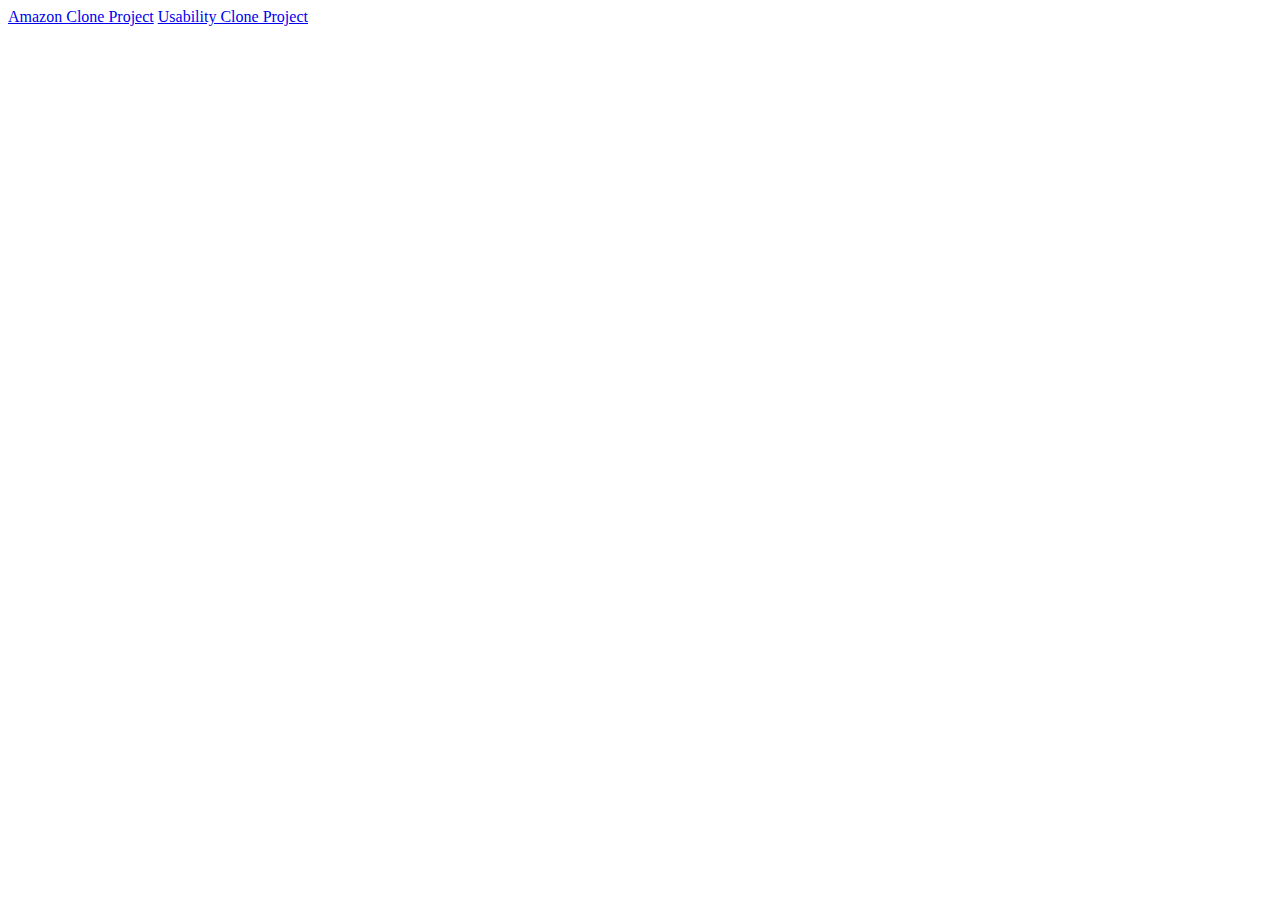
<file: index.html>
<!DOCTYPE html>
<html lang="en">
  <head>
    <meta charset="UTF-8" />
    <meta name="viewport" content="width=device-width, initial-scale=1.0" />
    <title>Web Projects</title>
  </head>
  <body>
    <a href="Amazon Clone/index.html">Amazon Clone Project</a>

    <a href="UsabilityHub Clone/index.html">Usability Clone Project</a>
  </body>
</html>
</file>
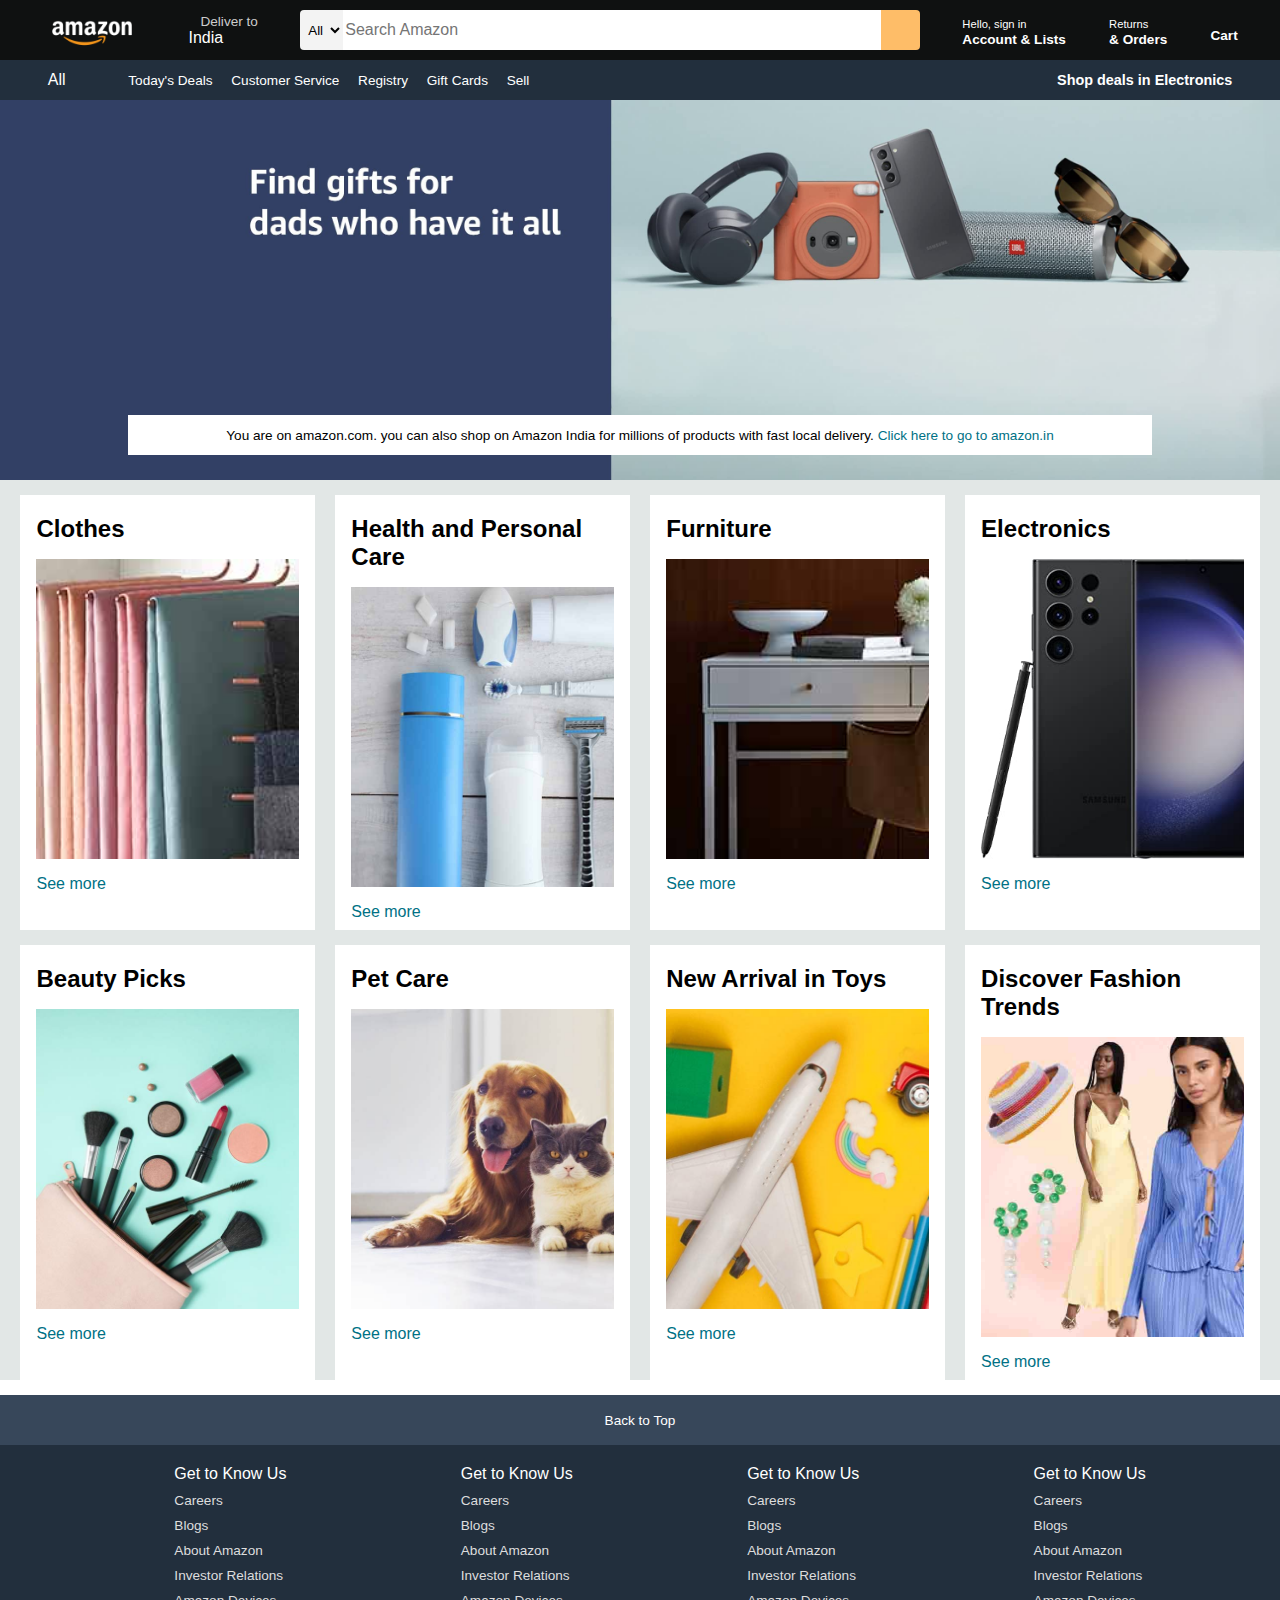
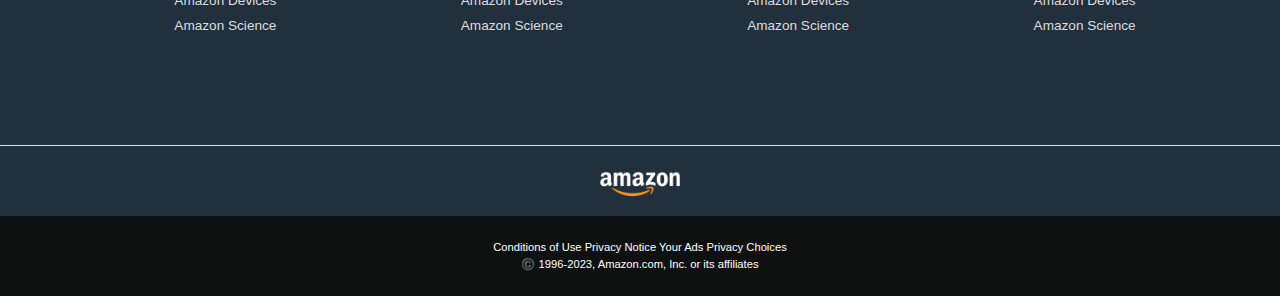
<file: Amazon Clone/index.html>
<!DOCTYPE html>
<html lang="en">
  <head>
    <meta charset="UTF-8" />
    <meta name="viewport" content="width=device-width, initial-scale=1.0" />
    <title>Amazon</title>
    <link
      rel="stylesheet"
      href="https://cdnjs.cloudflare.com/ajax/libs/font-awesome/6.5.1/css/all.min.css"
      integrity="sha512-DTOQO9RWCH3ppGqcWaEA1BIZOC6xxalwEsw9c2QQeAIftl+Vegovlnee1c9QX4TctnWMn13TZye+giMm8e2LwA=="
      crossorigin="anonymous"
      referrerpolicy="no-referrer"
    />
    <link rel="stylesheet" href="style.css" />
  </head>
  <body>
    <header>
      <div class="navbar">
        <div class="nav-logo border">
          <div class="logo"></div>
        </div>

        <div class="nav-address border">
          <p class="add-first">Deliver to</p>
          <div class="add-icon">
            <i class="fa-solid fa-location-dot"></i>
            <p class="add-second">India</p>
          </div>
        </div>

        <div class="nav-search">
          <select class="search-select">
            <option>All</option>
          </select>
          <input placeholder="Search Amazon" class="search-input" />
          <div class="search-icon">
            <i class="fa-solid fa-magnifying-glass"></i>
          </div>
        </div>

        <div class="nav-signin border">
          <p><span>Hello, sign in</span></p>
          <p class="nav-second">Account & Lists</p>
        </div>

        <div class="nav-return border">
          <p><span>Returns</span></p>
          <p class="nav-second">& Orders</p>
        </div>

        <div class="nav-cart border">
          <i class="fa-solid fa-cart-shopping"></i>
          Cart
        </div>
      </div>
      <div class="panel">
        <div class="panel-all"><i class="fa-solid fa-bars"></i> All</div>
        <div class="panel-ops">
          <p>Today's Deals</p>
          <p>Customer Service</p>
          <p>Registry</p>
          <p>Gift Cards</p>
          <p>Sell</p>
        </div>
        <div class="panel-deals">Shop deals in Electronics</div>
      </div>
    </header>

    <div class="hero-section">
      <div class="hero-msg">
        <p>
          You are on amazon.com. you can also shop on Amazon India for millions
          of products with fast local delivery.<a>
            Click here to go to amazon.in</a
          >
        </p>
      </div>
    </div>

    <div class="shop-section">
      <div class="box">
        <div class="box-content">
          <h2>Clothes</h2>
          <div
            class="box-img"
            style="background-image: url('box1_image.jpg')"
          ></div>
          <p>See more</p>
        </div>
      </div>
      <div class="box">
        <div class="box-content">
          <h2>Health and Personal Care</h2>
          <div
            class="box-img"
            style="background-image: url('box2_image.jpg')"
          ></div>
          <p>See more</p>
        </div>
      </div>
      <div class="box">
        <div class="box-content">
          <h2>Furniture</h2>
          <div
            class="box-img"
            style="background-image: url('box3_image.jpg')"
          ></div>
          <p>See more</p>
        </div>
      </div>
      <div class="box">
        <div class="box-content">
          <h2>Electronics</h2>
          <div
            class="box-img"
            style="background-image: url('box4_image.jpg')"
          ></div>
          <p>See more</p>
        </div>
      </div>
      <div class="box">
        <div class="box-content">
          <h2>Beauty Picks</h2>
          <div
            class="box-img"
            style="background-image: url('box5_image.jpg')"
          ></div>
          <p>See more</p>
        </div>
      </div>
      <div class="box">
        <div class="box-content">
          <h2>Pet Care</h2>
          <div
            class="box-img"
            style="background-image: url('box6_image.jpg')"
          ></div>
          <p>See more</p>
        </div>
      </div>
      <div class="box">
        <div class="box-content">
          <h2>New Arrival in Toys</h2>
          <div
            class="box-img"
            style="background-image: url('box7_image.jpg')"
          ></div>
          <p>See more</p>
        </div>
      </div>
      <div class="box">
        <div class="box-content">
          <h2>Discover Fashion Trends</h2>
          <div
            class="box-img"
            style="background-image: url('box8_image.jpg')"
          ></div>
          <p>See more</p>
        </div>
      </div>
    </div>

    <footer>
      <div class="foot-panel1">Back to Top</div>
      <div class="foot-panel2">
        <ul>
          <p>Get to Know Us</p>
          <a>Careers</a>
          <a>Blogs</a>
          <a>About Amazon</a>
          <a>Investor Relations</a>
          <a>Amazon Devices</a>
          <a>Amazon Science</a>
        </ul>
        <ul>
          <p>Get to Know Us</p>
          <a>Careers</a>
          <a>Blogs</a>
          <a>About Amazon</a>
          <a>Investor Relations</a>
          <a>Amazon Devices</a>
          <a>Amazon Science</a>
        </ul>
        <ul>
          <p>Get to Know Us</p>
          <a>Careers</a>
          <a>Blogs</a>
          <a>About Amazon</a>
          <a>Investor Relations</a>
          <a>Amazon Devices</a>
          <a>Amazon Science</a>
        </ul>
        <ul>
          <p>Get to Know Us</p>
          <a>Careers</a>
          <a>Blogs</a>
          <a>About Amazon</a>
          <a>Investor Relations</a>
          <a>Amazon Devices</a>
          <a>Amazon Science</a>
        </ul>
      </div>

      <div class="foot-panel3"><div class="logo"></div></div>
      <div class="foot-panel4">
        <div class="pages">
          <a>Conditions of Use</a>
          <a>Privacy Notice</a>
          <a>Your Ads Privacy Choices</a>
        </div>
        <div class="copyright">
          ©️ 1996-2023, Amazon.com, Inc. or its affiliates
        </div>
      </div>
    </footer>
  </body>
</html>
</file>
<file: Amazon Clone/style.css>
* {
  margin: 0;
  font-family: Arial;
  border: border-box;
}

.navbar {
  height: 60px;
  background-color: #0f1111;
  color: white;
  display: flex;
  align-items: center;
  justify-content: space-evenly;
}

.nav-logo {
  height: 50px;
  width: 100px;
}

.logo {
  background-image: url("amazon_logo.png");
  background-size: cover;
  height: 50px;
  width: 100%;
}

.border {
  border: 1px solid transparent;
}

.border:hover {
  border: 1px solid white;
}

/** box2 **/
.add-first {
  color: #cccccc;
  font-size: 0.85rem;
  margin-left: 15px;
}
.add-second {
  font-size: 1rem;
  margin-left: 3px;
}

.add-icon {
  display: flex;
  align-items: center;
}

/** box3 **/
.nav-search {
  display: flex;
  justify-content: space-evenly;
  width: 620px;
  height: 40px;
  border-radius: 4px;
}

.search-select {
  background-color: #f3f3f3;
  width: 50px;
  text-align: center;
  border-top-left-radius: 4px;
  border-bottom-left-radius: 4px;
  border: none;
}

.search-input {
  width: 100%;
  font-size: 1rem;
  border: none;
}

.search-icon {
  width: 45px;
  display: flex;
  justify-content: center;
  align-items: center;
  font-size: 1.2rem;
  background-color: #febd68;
  border-top-right-radius: 4px;
  border-bottom-right-radius: 4px;
  color: #0f1111;
}

.nav-search:hover {
  border: 2px solid orange;
}

/** box4**/
span {
  font-size: 0.7rem;
}

.nav-second {
  font-size: 0.85rem;
  font-weight: 700;
}

/** box6 **/
.nav-cart i {
  font-size: 30px;
}

.nav-cart {
  font-size: 0.85rem;
  font-weight: 700;
}

/** panel **/

.panel {
  height: 40px;
  background-color: #222f3d;
  display: flex;
  color: white;
  align-items: center;
  justify-content: space-evenly;
}

.panel-ops p {
  display: inline;
  margin-left: 15px;
}

.panel-ops {
  width: 70%;
  font-size: 0.85rem;
}

.panel-deals {
  font-size: 0.9rem;
  font-weight: 700;
}

/** hero section **/

.hero-section {
  background-image: url("hero_image.jpg");
  background-size: cover;
  height: 380px;
  display: flex;
  justify-content: center;
  align-items: flex-end;
}

.hero-msg {
  background-color: white;
  color: black;
  height: 40px;
  display: flex;
  align-items: center;
  justify-content: center;
  font-size: 0.85rem;
  width: 80%;
  margin-bottom: 25px;
}

.hero-msg a {
  color: #007185;
}

/** Shop Section **/

.shop-section {
  display: flex;
  flex-wrap: wrap;
  justify-content: space-evenly;
  background-color: #e2e7e6;
}

.box {
  /* border: 2px solid black; */
  height: 400px;
  width: 23%;
  background-color: white;
  padding: 20px 0px 15px;
  margin-top: 15px;
}

.box-img {
  height: 300px;
  background-size: cover;
  margin-top: 1rem;
  margin-bottom: 1rem;
}

.box-content {
  margin-left: 1rem;
  margin-right: 1rem;
}

.box-content p {
  color: #007185;
}

/** footer **/

footer {
  margin-top: 15px;
}

.foot-panel1 {
  background-color: #37475a;
  color: white;
  height: 50px;
  display: flex;
  justify-content: center;
  align-items: center;
  font-size: 0.85rem;
}

.foot-panel2 {
  background-color: #222f3d;
  color: white;
  height: 300px;
  display: flex;
  justify-content: space-evenly;
}

ul {
  margin-top: 20px;
}

ul a {
  display: block;
  font-size: 0.85rem;
  margin-top: 10px;
  color: #dddddd;
}

.foot-panel3 {
  background-color: #222f3d;
  color: white;
  border-top: 0.5px solid #dddddd;
  height: 70px;
  display: flex;
  justify-content: center;
  align-items: center;
}

.logo {
  background-image: url("amazon_logo.png");
  background-size: cover;
  height: 50px;
  width: 100px;
}

.foot-panel4 {
  background-color: #0f1111;
  color: white;
  height: 80px;
  font-size: 0.7rem;
  text-align: center;
}

.pages {
  padding-top: 25px;
}

.copyright {
  padding-top: 5px;
}
</file>
